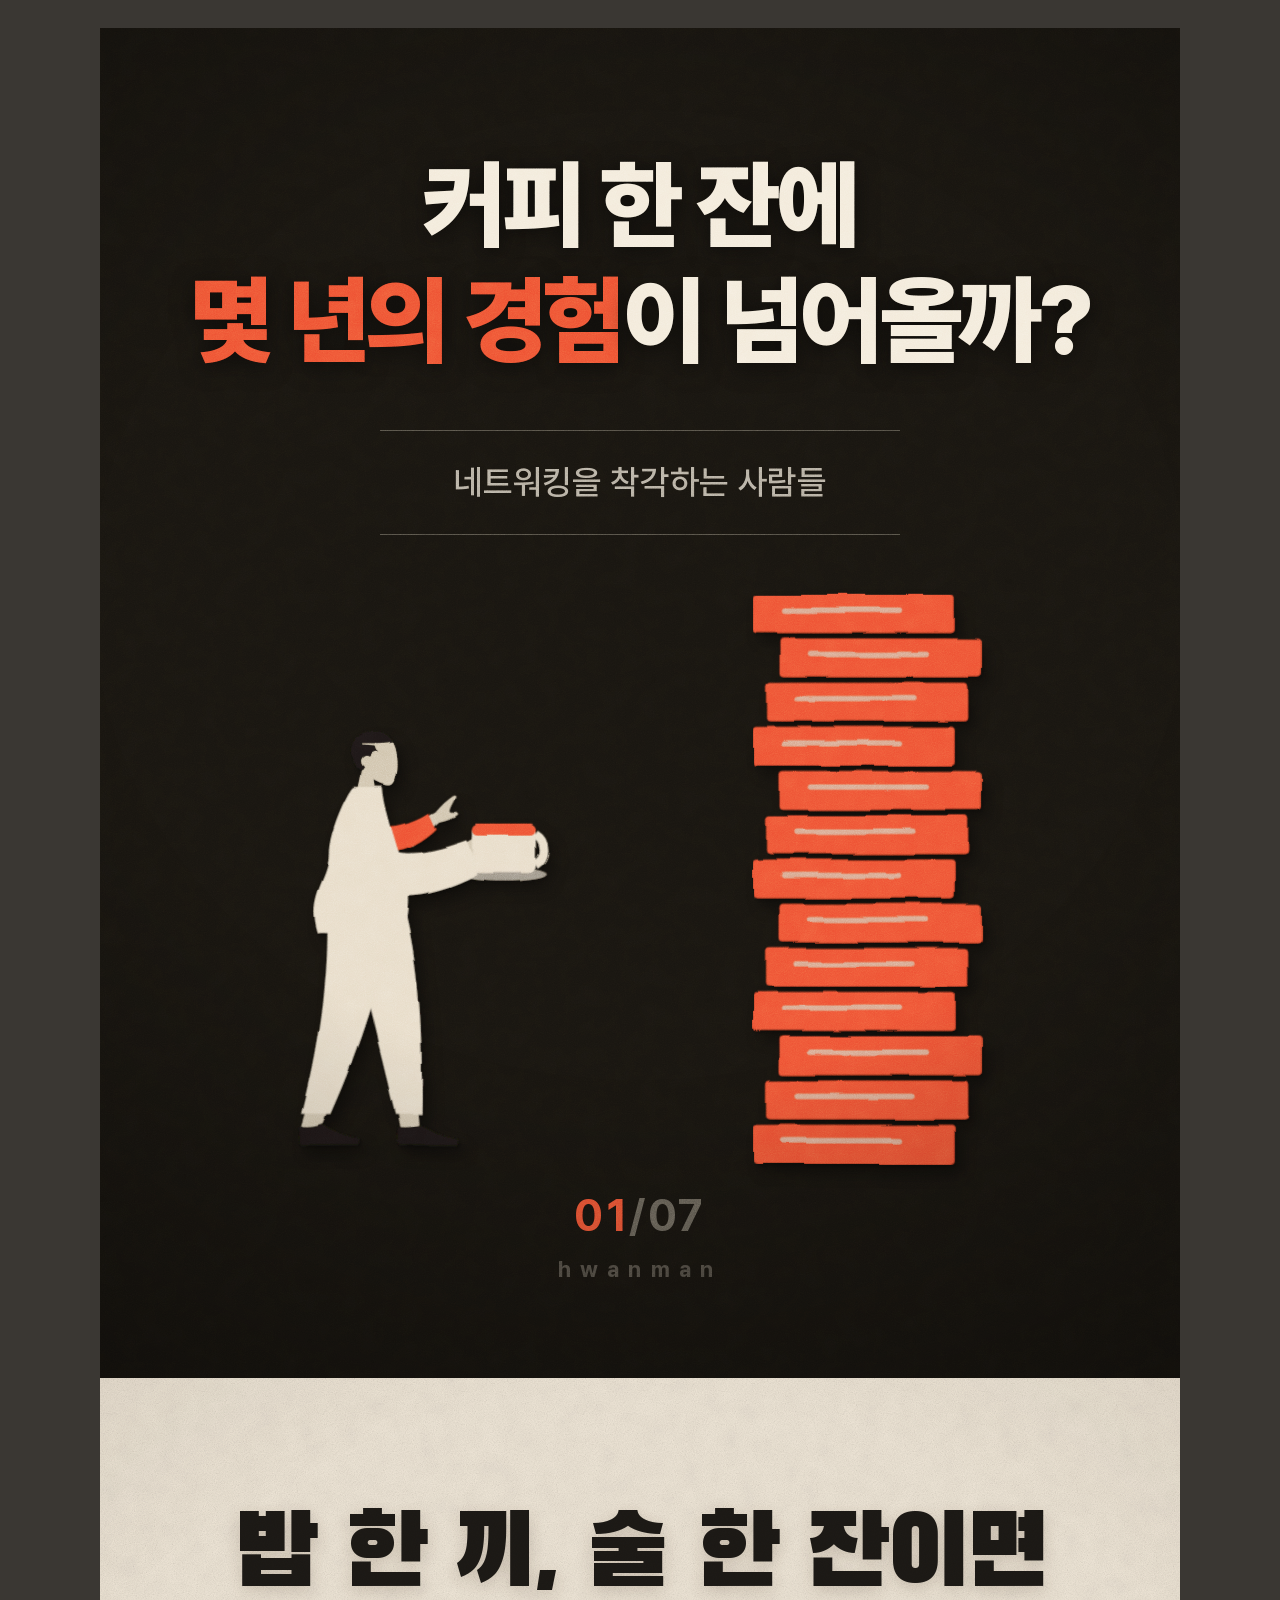
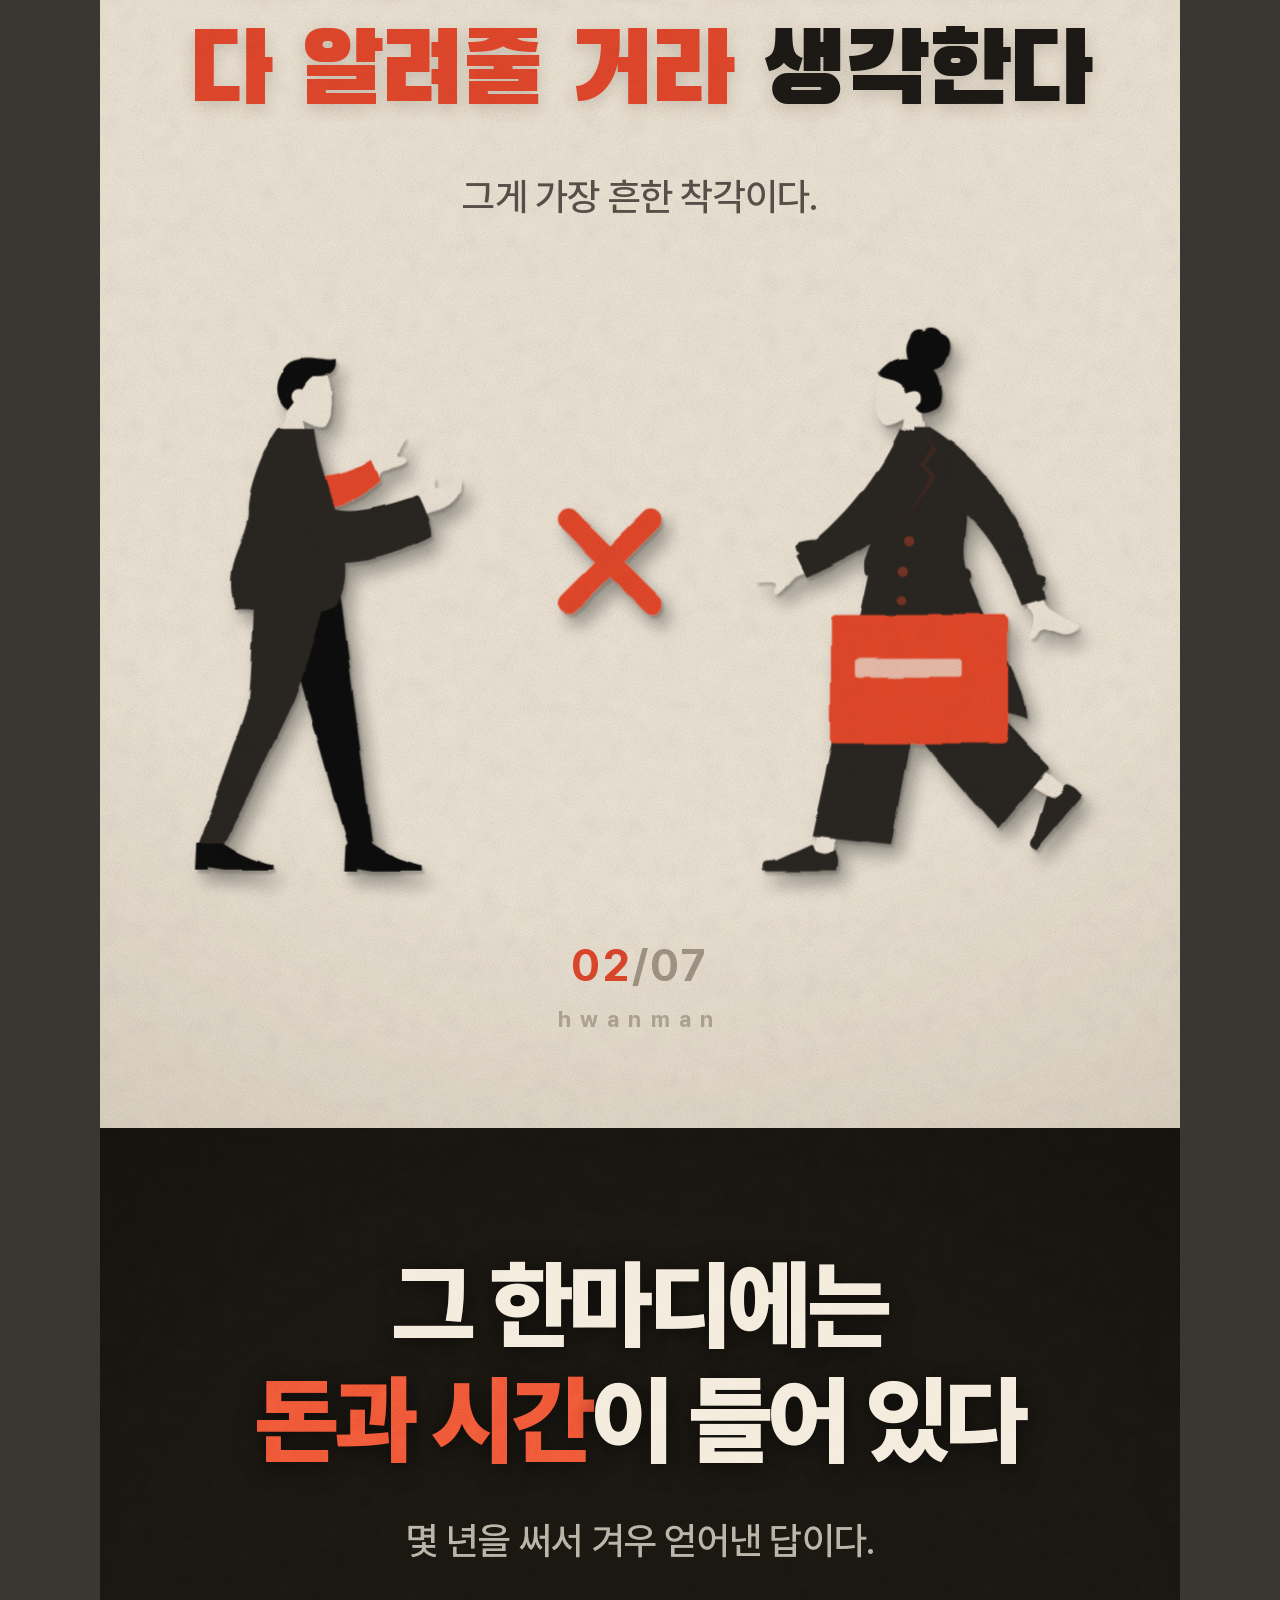
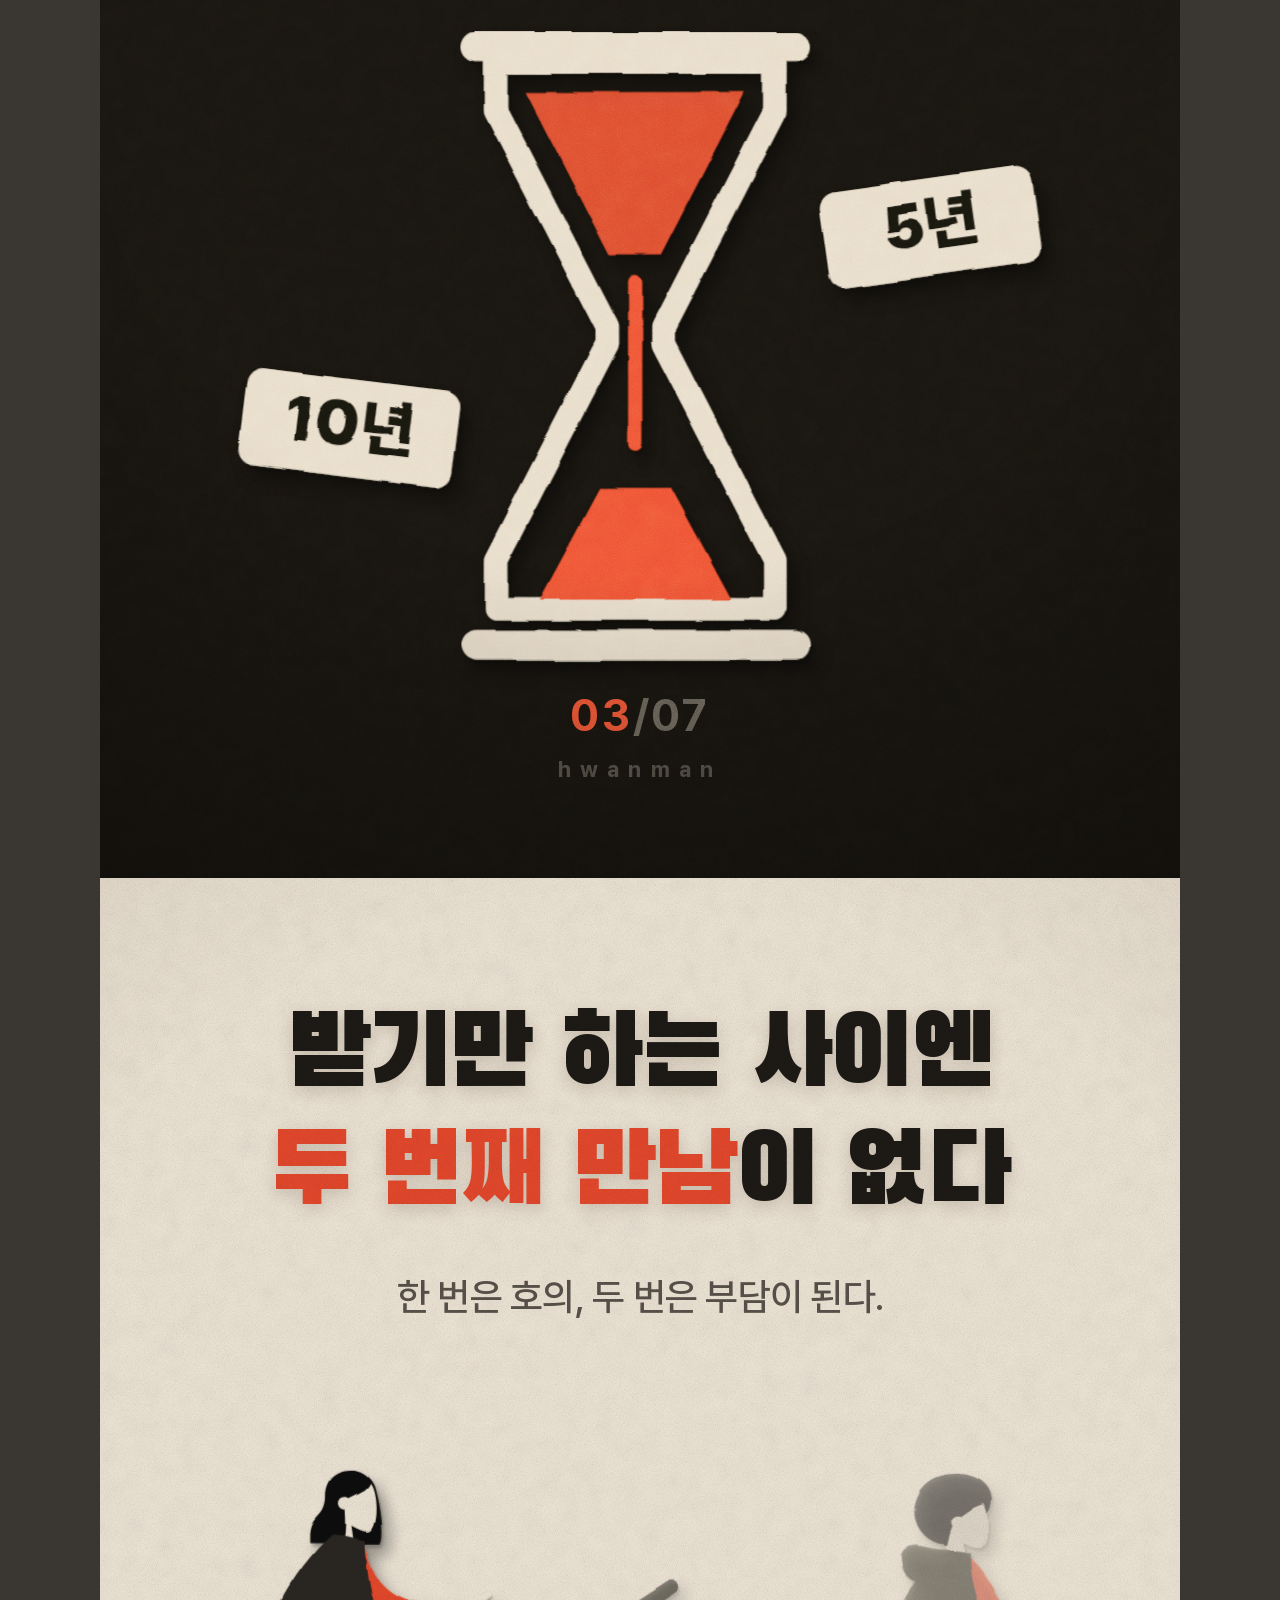
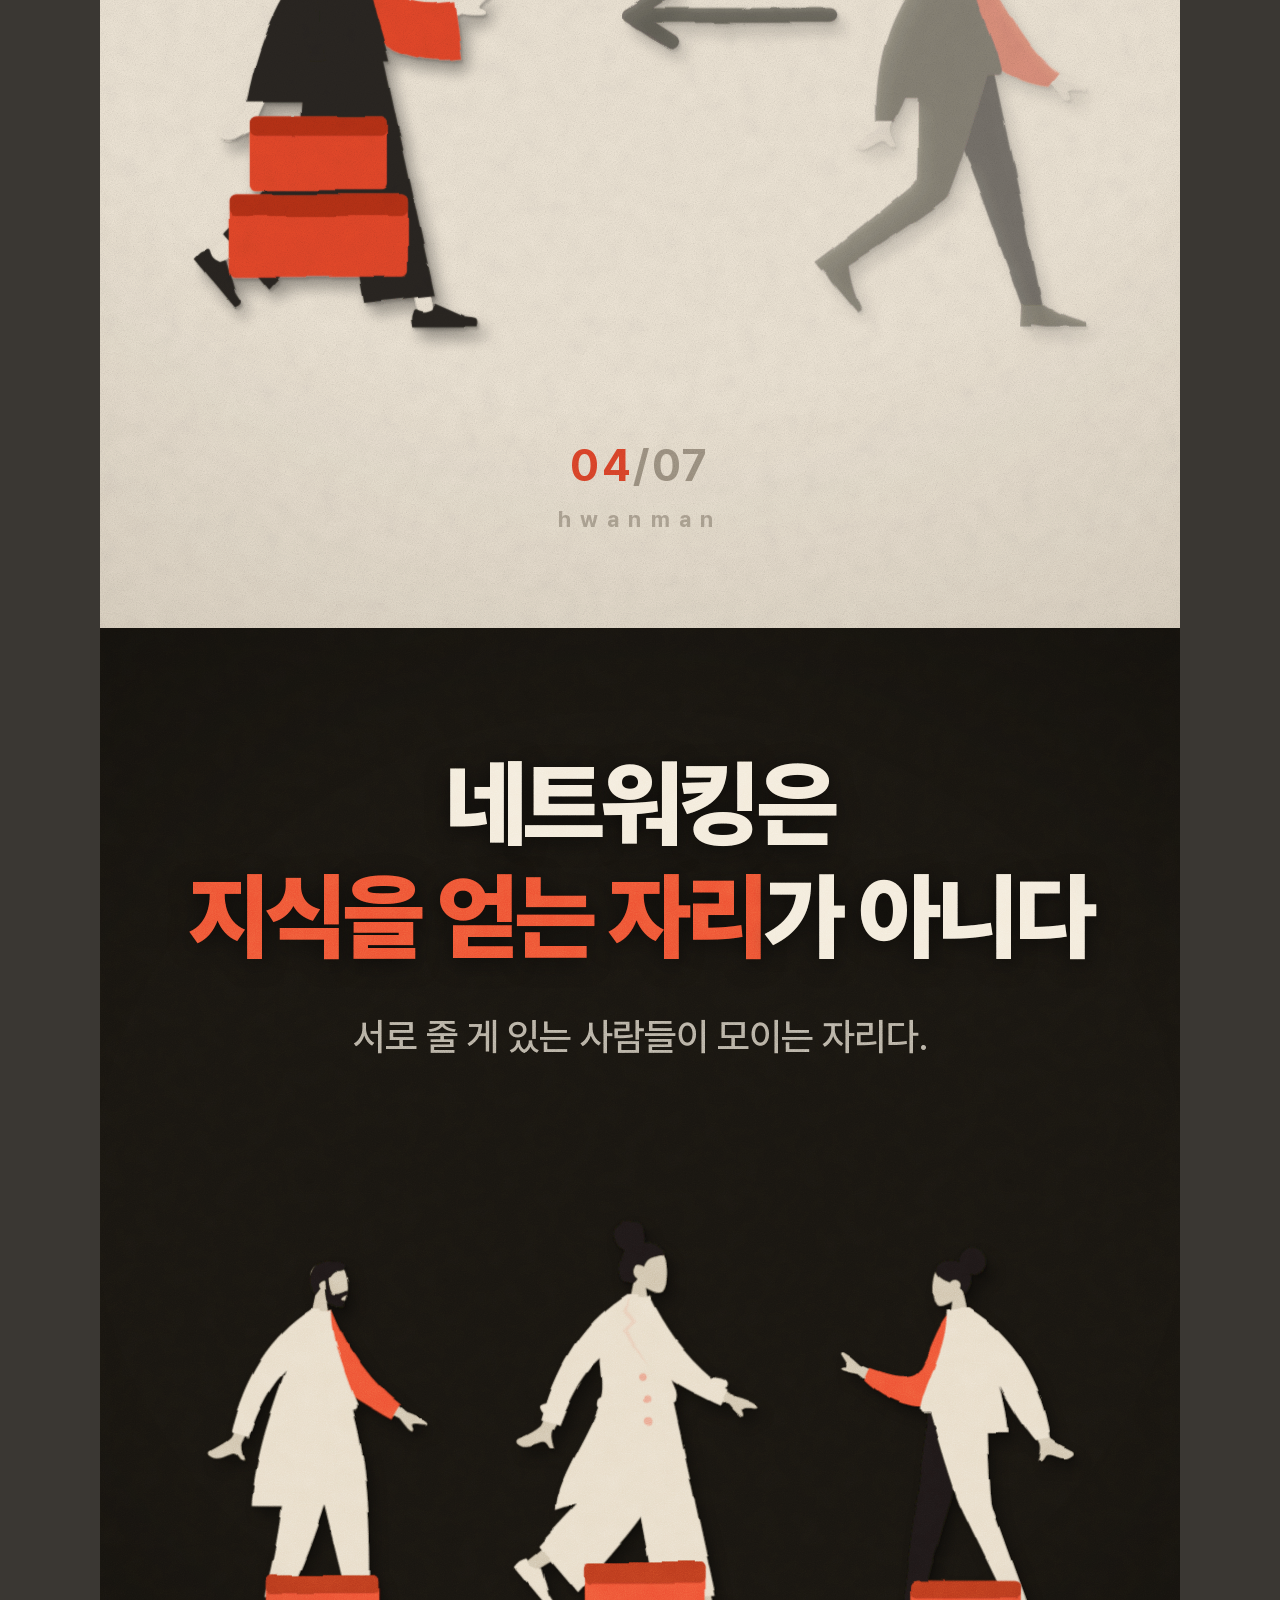
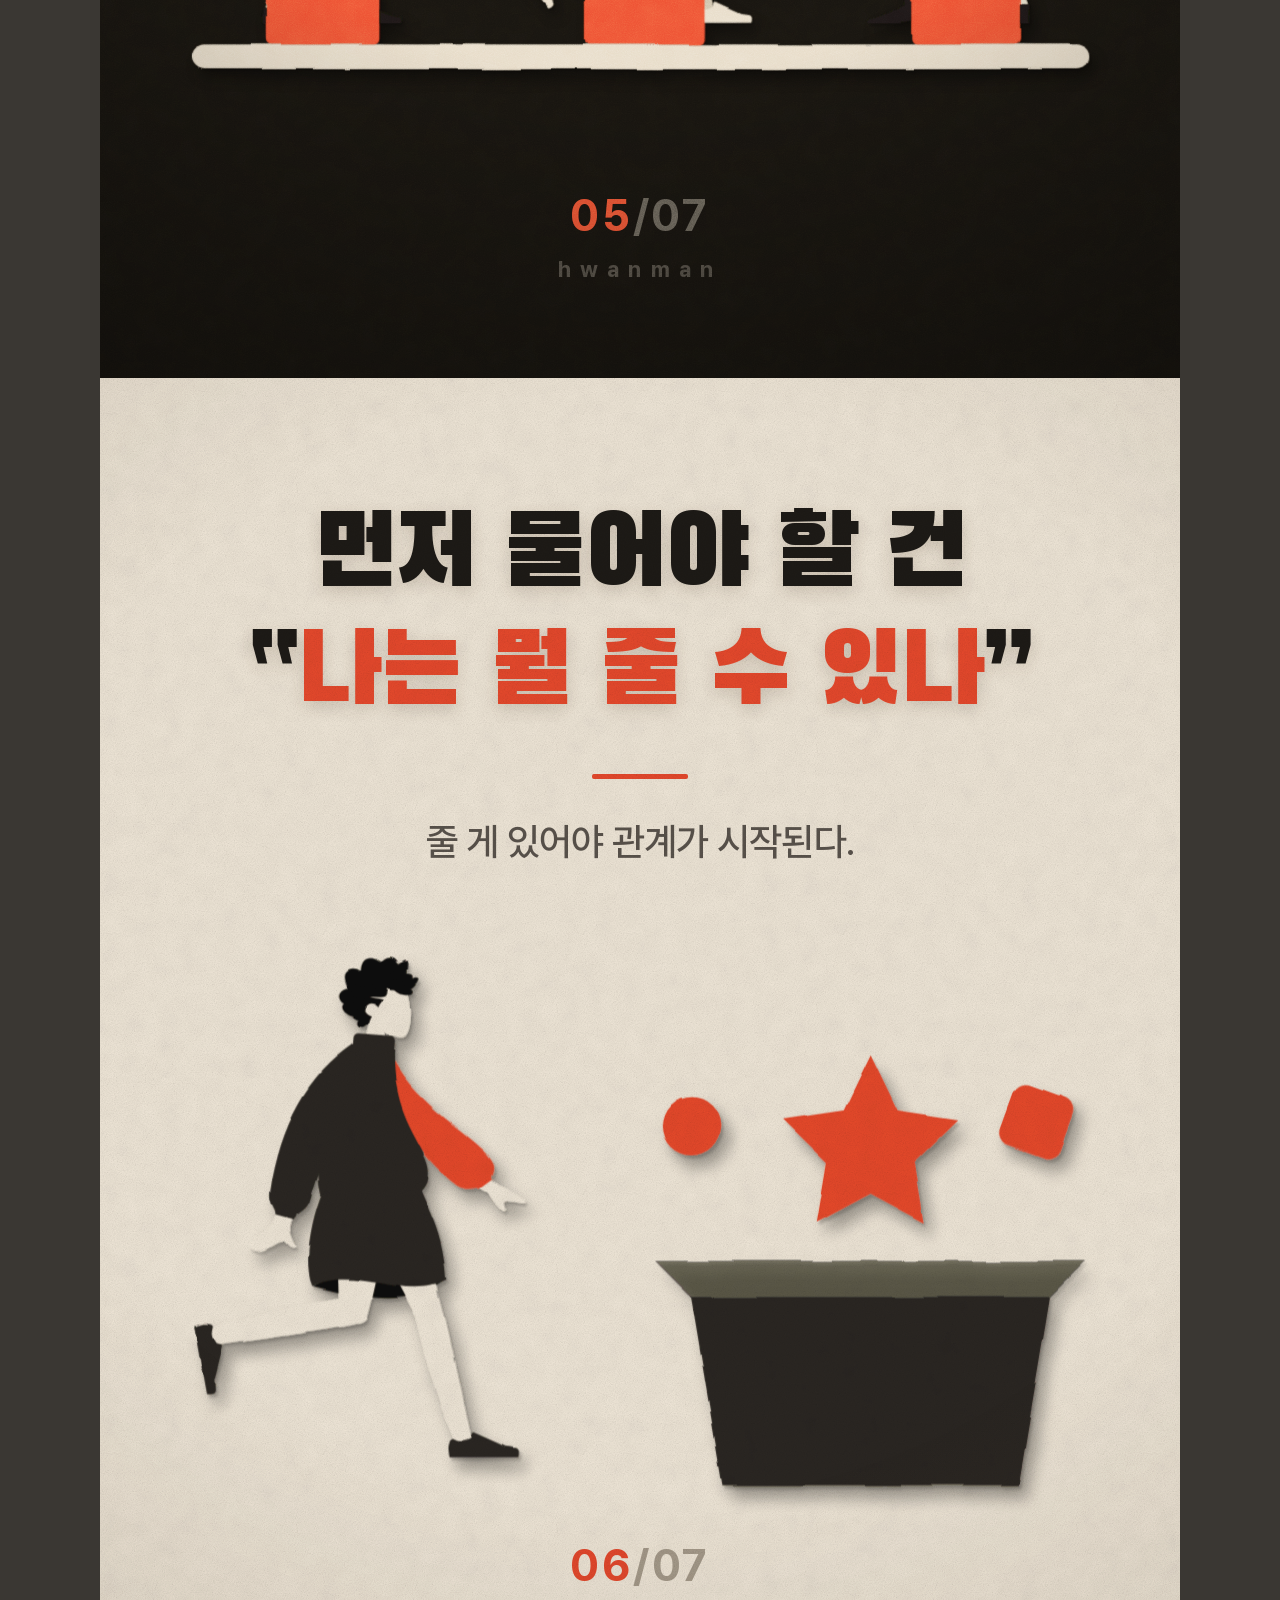
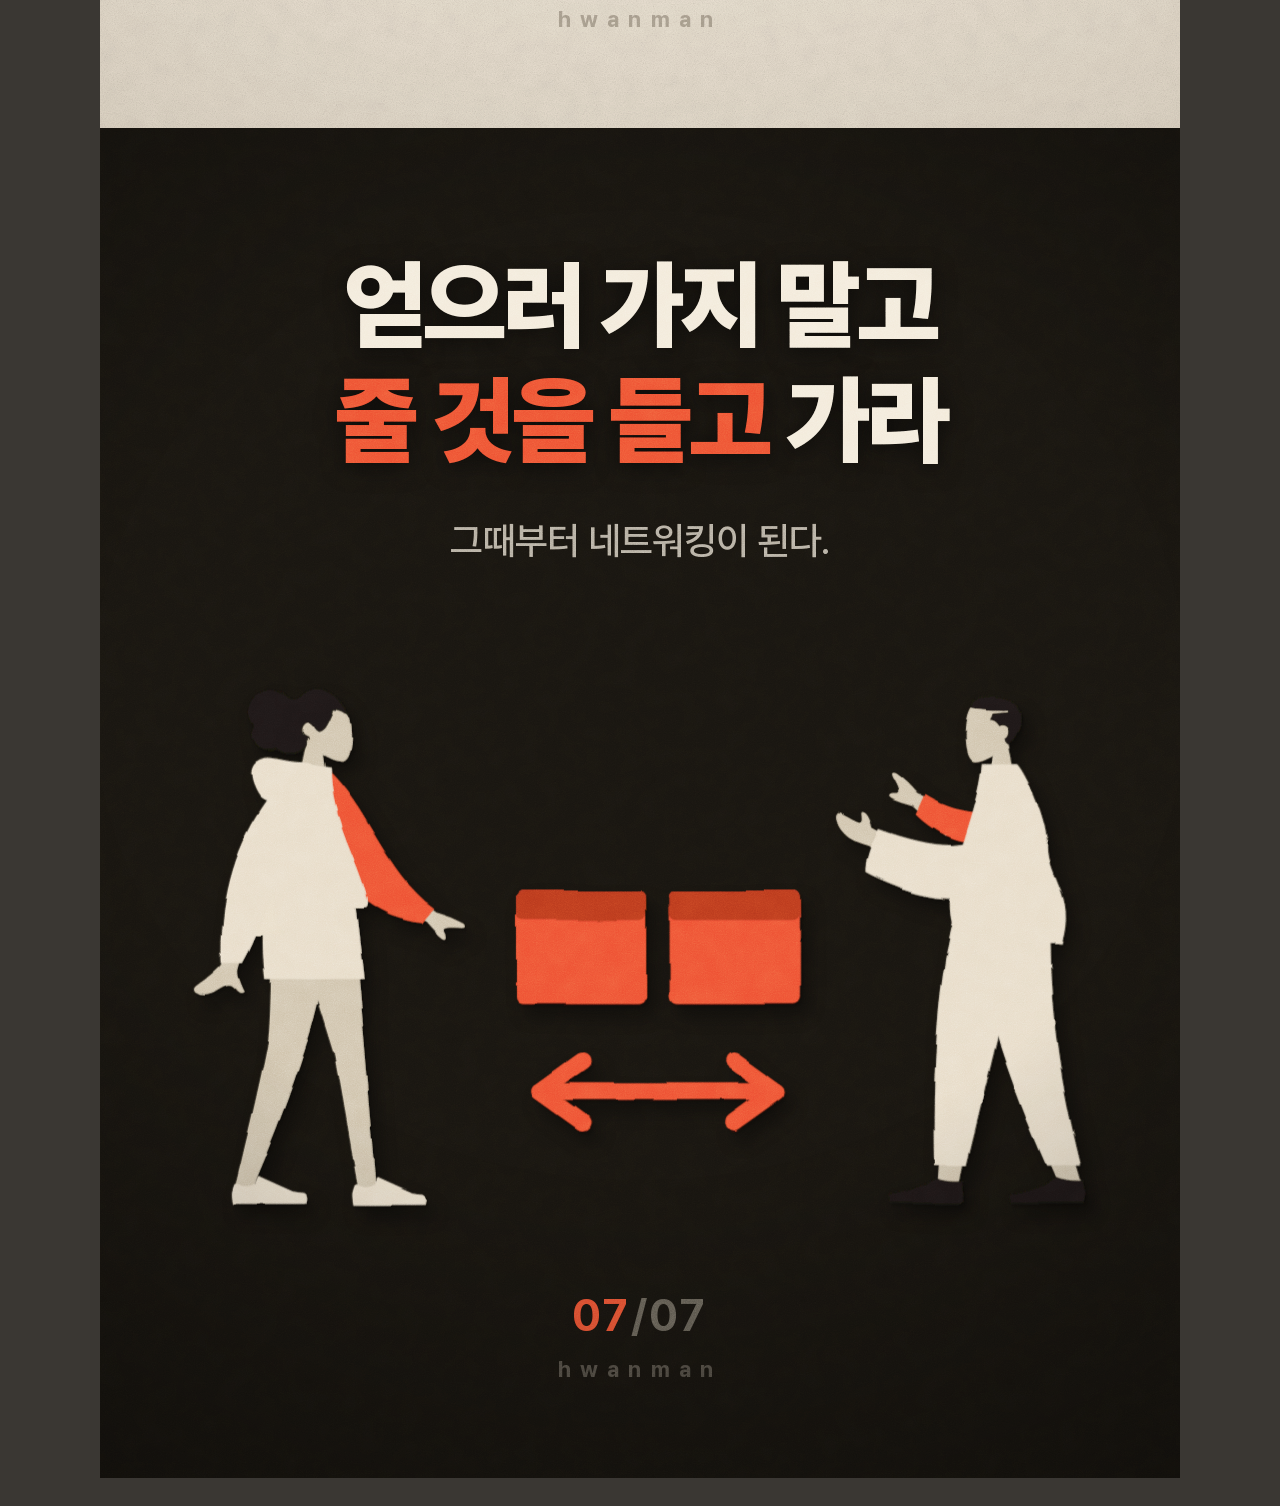
<file: cardnews/index.html>
<!DOCTYPE html>
<html lang="ko">
<head>
<meta charset="UTF-8" />
<title>카드뉴스 템플릿 — 위코컴퍼니</title>
<link rel="stylesheet" href="style.css" />
</head>
<body>
<main id="stage"></main>

<script src="figures.js"></script>
<script src="art.js"></script>
<script>
  /* ?set=networking 처럼 원고 파일을 갈아끼운다 (기본: networking) */
  (function () {
    const name = new URLSearchParams(location.search).get('set') || 'networking';
    document.write('<script src="sets/' + name + '.js"><\/script>');
  })();
</script>
<script src="app.js" defer></script>
</body>
</html>
</file>
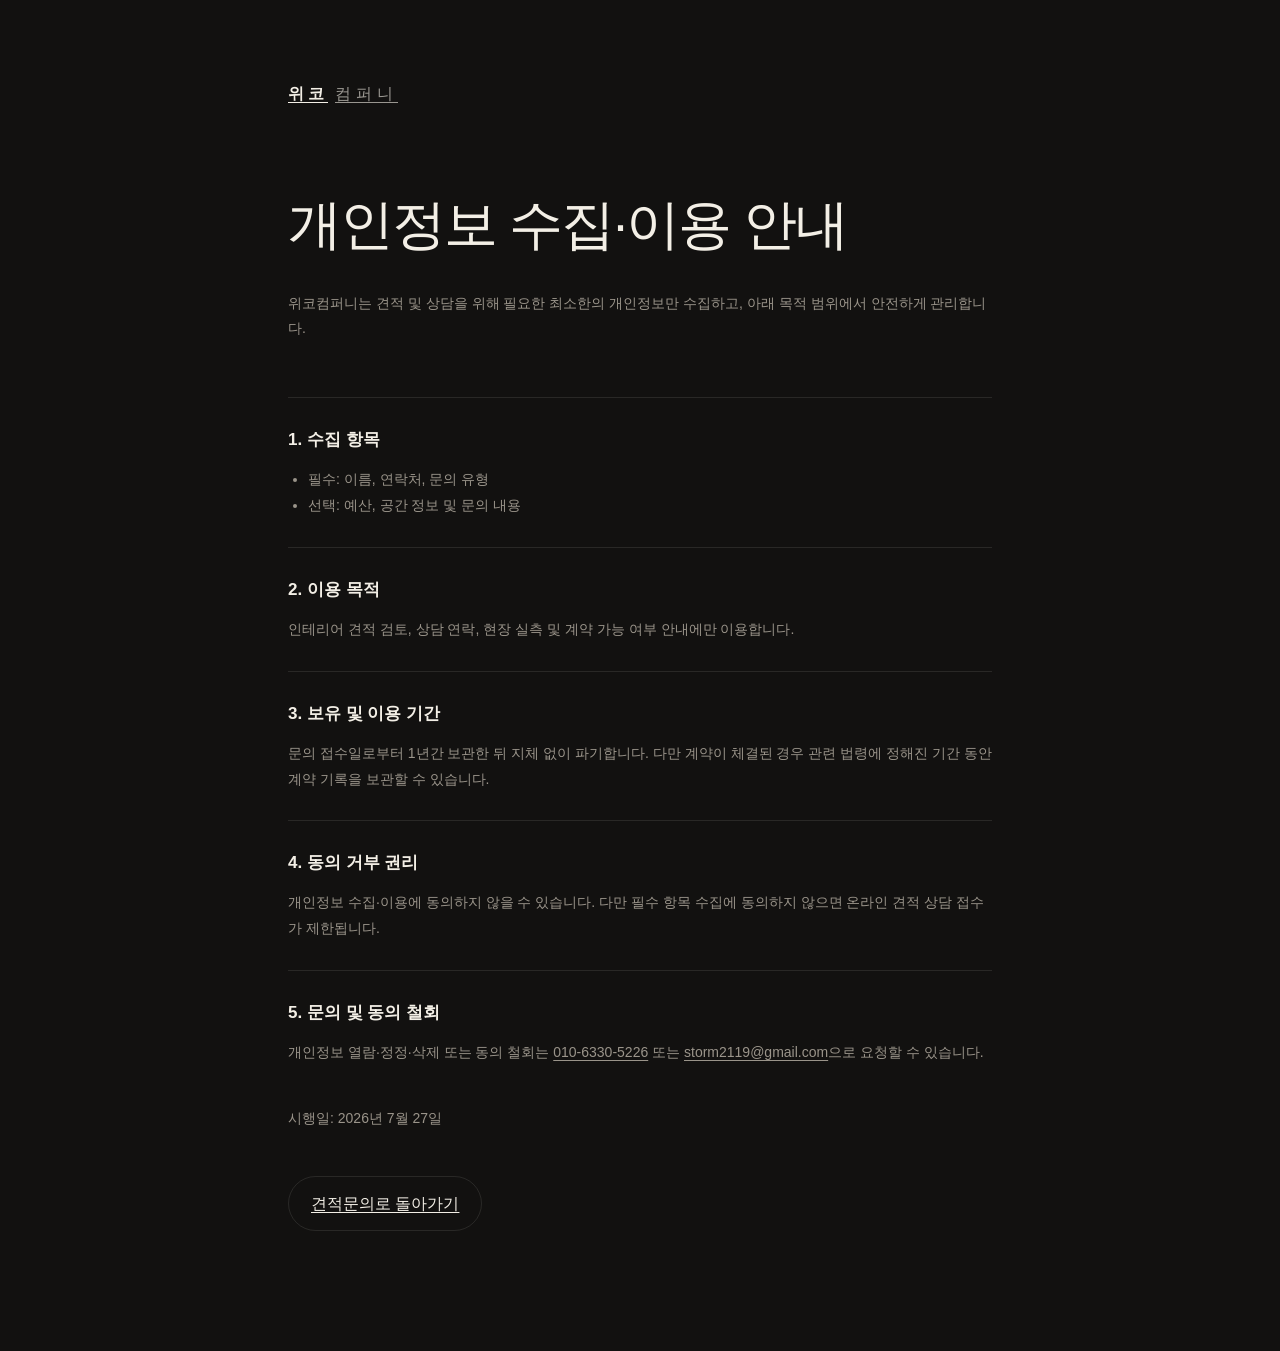
<file: privacy.html>
<!DOCTYPE html>
<html lang="ko">
<head>
  <meta charset="UTF-8" />
  <meta name="viewport" content="width=device-width, initial-scale=1.0" />
  <meta name="robots" content="noindex,follow" />
  <title>개인정보 수집·이용 안내 — 위코컴퍼니</title>
  <link rel="stylesheet" href="styles.css?v=95" />
  <style>
    .privacy-page{max-width:760px;margin:0 auto;padding:80px 28px 120px;}
    .privacy-page .brand{display:inline-block;margin-bottom:72px;}
    .privacy-page h1{font-size:clamp(32px,7vw,54px);font-weight:400;letter-spacing:-2px;margin-bottom:20px;}
    .privacy-page .lead{color:var(--dim);line-height:1.8;margin-bottom:56px;}
    .privacy-page section{padding:28px 0;border-top:1px solid var(--line);}
    .privacy-page h2{font-size:17px;margin-bottom:12px;}
    .privacy-page p,.privacy-page li{color:var(--dim);font-size:14px;line-height:1.85;}
    .privacy-page ul{padding-left:20px;}
    .privacy-page a{text-decoration:underline;text-underline-offset:3px;}
    .privacy-back{display:inline-flex;margin-top:44px;padding:13px 22px;border:1px solid var(--line);border-radius:999px;}
  </style>
</head>
<body>
  <main class="privacy-page">
    <a class="brand" href="index.html">위코<span>컴퍼니</span></a>
    <h1>개인정보 수집·이용 안내</h1>
    <p class="lead">위코컴퍼니는 견적 및 상담을 위해 필요한 최소한의 개인정보만 수집하고, 아래 목적 범위에서 안전하게 관리합니다.</p>

    <section>
      <h2>1. 수집 항목</h2>
      <ul>
        <li>필수: 이름, 연락처, 문의 유형</li>
        <li>선택: 예산, 공간 정보 및 문의 내용</li>
      </ul>
    </section>
    <section>
      <h2>2. 이용 목적</h2>
      <p>인테리어 견적 검토, 상담 연락, 현장 실측 및 계약 가능 여부 안내에만 이용합니다.</p>
    </section>
    <section>
      <h2>3. 보유 및 이용 기간</h2>
      <p>문의 접수일로부터 1년간 보관한 뒤 지체 없이 파기합니다. 다만 계약이 체결된 경우 관련 법령에 정해진 기간 동안 계약 기록을 보관할 수 있습니다.</p>
    </section>
    <section>
      <h2>4. 동의 거부 권리</h2>
      <p>개인정보 수집·이용에 동의하지 않을 수 있습니다. 다만 필수 항목 수집에 동의하지 않으면 온라인 견적 상담 접수가 제한됩니다.</p>
    </section>
    <section>
      <h2>5. 문의 및 동의 철회</h2>
      <p>개인정보 열람·정정·삭제 또는 동의 철회는 <a href="tel:010-6330-5226">010-6330-5226</a> 또는 <a href="mailto:storm2119@gmail.com">storm2119@gmail.com</a>으로 요청할 수 있습니다.</p>
    </section>
    <p class="form-privacy">시행일: 2026년 7월 27일</p>
    <a class="privacy-back" href="index.html#contact">견적문의로 돌아가기</a>
  </main>
</body>
</html>
</file>
<file: cardnews/style.css>
/* ===================================================================
   카드뉴스 템플릿 — 인스타 캐러셀 (1080 x 1350)
   다크/크림 교차 · 종이 그레인 · 버밀리언 포인트
   =================================================================== */

@font-face{font-family:'PT';src:url('fonts/Pretendard-Black.subset.woff2') format('woff2');font-weight:900;font-display:block;}
@font-face{font-family:'PT';src:url('fonts/Pretendard-Bold.subset.woff2') format('woff2');font-weight:700;font-display:block;}
@font-face{font-family:'PT';src:url('fonts/Pretendard-Medium.subset.woff2') format('woff2');font-weight:500;font-display:block;}
@font-face{font-family:'PT';src:url('fonts/Pretendard-Regular.subset.woff2') format('woff2');font-weight:400;font-display:block;}
@font-face{font-family:'BHS';src:url('fonts/BlackHanSans.subset.woff2') format('woff2');font-weight:400;font-display:block;}
@font-face{font-family:'ANTON';src:url('fonts/Anton.woff2') format('woff2');font-weight:400;font-display:block;}

*{margin:0;padding:0;box-sizing:border-box;}

body{
  background:#3a3733;
  display:flex;flex-direction:column;align-items:center;gap:28px;
  padding:28px 0;
  font-family:'PT',sans-serif;
  -webkit-font-smoothing:antialiased;
}

/* ── 카드 캔버스 ───────────────────────────────────────────────── */
.card{
  position:relative;
  width:1080px;height:1350px;
  overflow:hidden;
  flex:none;
  isolation:isolate;
}

.card[data-theme="dark"]{
  --bg:#17140f;
  --ink:#f3ead9;
  --sub:rgba(243,234,217,.70);
  --red:#ee4f31;
  --dim:rgba(243,234,217,.34);
  --line:rgba(243,234,217,.26);
  --paper:#e7dbc6;      /* 일러스트 밝은 면 */
  --paper-sh:#c9bda6;   /* 일러스트 밝은 면 그림자 */
  --coal:#0f0d0a;
  --red-sh:#b8371f;
  --figure:#e7dbc6;       /* 배경 위에서 읽히는 실루엣 색 */
  --figure-skin:#cfc2aa;
  --figure-hair:#1a1712;
  background:var(--bg);
}

.card[data-theme="cream"]{
  --bg:#f1e8d9;
  --ink:#1d1a16;
  --sub:#5a534c;
  --red:#e8492c;
  --dim:#a79c8c;
  --line:rgba(29,26,22,.28);
  --paper:#d8c9a9;
  --paper-sh:#b6a684;
  --coal:#2a2621;
  --red-sh:#bb3319;
  --figure:#2a2621;
  --figure-skin:#f1e8d9;
  --figure-hair:#0f0d0a;
  background:var(--bg);
}

/* ── 종이 질감 ─────────────────────────────────────────────────── */
.grain,.fiber,.vignette{position:absolute;inset:0;pointer-events:none;}

.grain{
  background-image:url("data:image/svg+xml,%3Csvg xmlns='http://www.w3.org/2000/svg' width='260' height='260'%3E%3Cfilter id='n'%3E%3CfeTurbulence type='fractalNoise' baseFrequency='0.9' numOctaves='4' stitchTiles='stitch'/%3E%3CfeColorMatrix type='saturate' values='0'/%3E%3C/filter%3E%3Crect width='260' height='260' filter='url(%23n)'/%3E%3C/svg%3E");
  background-size:260px 260px;
  z-index:5;
}
.card[data-theme="dark"] .grain{opacity:.42;mix-blend-mode:overlay;}
.card[data-theme="cream"] .grain{opacity:.30;mix-blend-mode:multiply;}

/* 굵은 종이 섬유결 */
.fiber{
  background-image:url("data:image/svg+xml,%3Csvg xmlns='http://www.w3.org/2000/svg' width='700' height='700'%3E%3Cfilter id='f'%3E%3CfeTurbulence type='fractalNoise' baseFrequency='0.05' numOctaves='5' stitchTiles='stitch'/%3E%3CfeColorMatrix type='saturate' values='0'/%3E%3C/filter%3E%3Crect width='700' height='700' filter='url(%23f)'/%3E%3C/svg%3E");
  background-size:700px 700px;
  z-index:4;
}
.card[data-theme="dark"] .fiber{opacity:.20;mix-blend-mode:overlay;}
.card[data-theme="cream"] .fiber{opacity:.10;mix-blend-mode:multiply;}

.vignette{z-index:6;}
.card[data-theme="dark"] .vignette{
  background:radial-gradient(120% 85% at 50% 42%,rgba(0,0,0,0) 42%,rgba(0,0,0,.45) 100%);
}
.card[data-theme="cream"] .vignette{
  background:radial-gradient(120% 85% at 50% 42%,rgba(0,0,0,0) 48%,rgba(70,55,35,.16) 100%);
}

/* ── 레이아웃 ─────────────────────────────────────────────────── */
.inner{
  position:relative;z-index:3;
  width:100%;height:100%;
  display:flex;flex-direction:column;align-items:center;
  padding:120px 76px 96px;
  text-align:center;
}

.head{width:100%;flex:none;}

h1{
  font-weight:900;
  font-size:96px;
  line-height:1.20;
  letter-spacing:-.035em;
  color:var(--ink);
  word-break:keep-all;
}
.card[data-theme="cream"] h1{
  font-family:'BHS',sans-serif;
  font-weight:400;
  font-size:100px;
  letter-spacing:-.02em;
  line-height:1.18;
  text-shadow:0 5px 16px rgba(70,50,26,.18);
}
.card[data-theme="dark"] h1{
  text-shadow:0 4px 22px rgba(0,0,0,.55);
}
h1 .ln{display:block;white-space:nowrap;}

/* 영문 원고 : 라틴 전용 디스플레이 폰트로 교체 */
.card[data-lang="en"] h1{letter-spacing:-.02em;}
.card[data-lang="en"][data-theme="cream"] h1{
  font-family:'ANTON',sans-serif;
  letter-spacing:.004em;
  line-height:1.1;
}
.card[data-lang="en"] .sub{letter-spacing:0;}
h1 em{font-style:normal;color:var(--red);}

/* 서브카피 */
.sub{
  font-weight:500;
  font-size:38px;
  line-height:1.5;
  letter-spacing:-.02em;
  color:var(--sub);
  word-break:keep-all;
}

/* 커버용: 위아래 헤어라인 사이에 서브카피 */
.rule-block{
  margin-top:52px;
  display:flex;flex-direction:column;align-items:center;gap:26px;
}
.rule-block .bar{width:520px;height:1px;background:var(--line);}
.rule-block .sub{font-size:34px;letter-spacing:.02em;}

/* 일반형: 서브카피만 */
.sub-only{margin-top:34px;}

/* 짧은 빨강 밑줄 (강조 변형) */
.tick{width:96px;height:5px;background:var(--red);margin:40px auto 0;border-radius:2px;}

/* ── 인용문 목록 ───────────────────────────────────────────────── */
.qs{
  flex:1;
  display:flex;flex-direction:column;justify-content:center;gap:34px;
  width:100%;list-style:none;
  padding:30px 0 20px;
}
.qs li{
  font-weight:700;
  font-size:50px;
  line-height:1.3;
  letter-spacing:-.03em;
  color:var(--ink);
  word-break:keep-all;
  opacity:.92;
}
.qs li:nth-child(even){color:var(--red);}

/* ── 일러스트 영역 ─────────────────────────────────────────────── */
.art{
  flex:1;
  width:100%;
  display:flex;align-items:center;justify-content:center;
  padding:44px 0 10px;
  min-height:0;
}
.art svg{width:100%;height:100%;max-height:100%;overflow:visible;}

/* ── 페이지 인디케이터 ─────────────────────────────────────────── */
.page{
  flex:none;
  font-weight:700;font-size:44px;letter-spacing:.06em;
  color:var(--dim);
}
.page b{color:var(--red);font-weight:700;}

/* 하단 워드마크 */
.brand{
  flex:none;margin-top:14px;
  font-weight:700;font-size:22px;letter-spacing:.42em;
  color:var(--dim);opacity:.75;
  text-transform:lowercase;
}

/* 마지막 카드 브랜드 서명 */
.sign{
  flex:none;margin-top:20px;
  font-weight:500;font-size:26px;letter-spacing:.34em;
  color:var(--dim);
}
</file>
<file: styles.css>
/* ===== WECO COMPANY — Spatial Brand System ===== */
/* 공간 디자인 스튜디오의 태도를 보여주는 에디토리얼 브랜드 UI */
:root{
  --ink:#f3efe6;        /* 밝은 텍스트(아이보리) */
  --dim:#9a948a;        /* 흐린 텍스트 */
  --faint:#6a655c;      /* 가장 흐림 */
  --bg:#121110;         /* 차콜 배경 */
  --bg-soft:#191714;    /* 살짝 밝은 다크 */
  --panel:#1d1b18;      /* 카드 패널 */
  --line:rgba(243,239,230,.10);  /* 옅은 라인 */
  --dark:#0c0b0a;       /* 가장 어두운(푸터) */
  --accent:#ffffff;     /* 흰색 (흑백 단색) */
  --accent-deep:#e0e0db;/* 옅은 회색 (hover) */
  --terra:#ffffff;      /* (미사용) */
  --serif:'Lora',Georgia,serif;
  --label:'Poppins',Arial,sans-serif;
  --radius:4px;
  --maxw:1180px;
}
*{margin:0;padding:0;box-sizing:border-box;}
html{scroll-behavior:smooth;}
body{
  font-family:'Pretendard',-apple-system,BlinkMacSystemFont,'Segoe UI',sans-serif;
  background:var(--bg);color:var(--ink);
  font-size:16px;line-height:1.7;
  -webkit-font-smoothing:antialiased;
}
a{color:inherit;text-decoration:none;}
img{max-width:100%;display:block;}
.container{max-width:var(--maxw);margin:0 auto;padding:0 28px;}
.m-only{display:none;}
.hidden{display:none !important;}

/* ===== 인트로 리빌 (LIVE ME식 도입) ===== */
.intro{position:fixed;inset:0;z-index:300;background:var(--bg);
  display:flex;flex-direction:column;align-items:center;justify-content:center;gap:26px;
  transition:opacity .8s ease,visibility .8s ease;}
.intro.done{opacity:0;visibility:hidden;}
.intro-mark{font-size:clamp(20px,5vw,30px);font-weight:800;letter-spacing:5px;color:var(--ink);
  opacity:0;transform:translateY(8px);animation:intro-in 1s ease forwards;}
.intro-mark span{font-weight:300;margin-left:8px;letter-spacing:6px;opacity:.55;}
.intro-line{width:64px;height:1px;background:var(--line);position:relative;overflow:hidden;}
.intro-line i{position:absolute;inset:0;background:var(--accent);transform:translateX(-101%);
  animation:intro-bar 1.5s .35s cubic-bezier(.7,0,.3,1) forwards;}
@keyframes intro-in{to{opacity:1;transform:none;}}
@keyframes intro-bar{to{transform:translateX(0);}}
html.no-intro .intro{display:none;}

/* ===== 버튼 — Claude 알약형 ===== */
.btn{display:inline-flex;align-items:center;justify-content:center;gap:8px;
  padding:13px 28px;border-radius:999px;font-size:14px;font-weight:600;letter-spacing:.5px;
  border:1px solid transparent;cursor:pointer;transition:all .25s;}
.btn-accent{background:var(--accent);color:#16120a;}
.btn-accent:hover{background:var(--accent-deep);transform:translateY(-1px);}
.btn-ink{background:var(--ink);color:var(--bg);}
.btn-ink:hover{background:#000;transform:translateY(-1px);}
.btn-outline{background:transparent;border-color:var(--ink);color:var(--ink);}
.btn-outline:hover{background:var(--ink);color:var(--bg);}
.btn-lg{padding:17px 40px;font-size:15px;}
.btn-block{width:100%;}
.btn:disabled{opacity:.5;cursor:not-allowed;transform:none;}

/* ===== 상단바 — 크림 고정 ===== */
.topbar{position:fixed;top:0;left:0;right:0;z-index:100;
  background:rgba(16,15,14,.82);backdrop-filter:blur(14px);-webkit-backdrop-filter:blur(14px);border-bottom:1px solid transparent;
  transition:border-color .3s;}
.topbar.scrolled{border-bottom-color:var(--line);}
.topbar-inner{display:flex;align-items:center;height:74px;position:relative;}
.brand{font-weight:800;letter-spacing:4px;white-space:nowrap;}
.topbar .brand{position:absolute;left:50%;top:50%;transform:translate(-50%,-50%);
  font-size:15px;color:var(--ink);}
.brand span{font-weight:300;margin-left:7px;letter-spacing:5px;opacity:.6;}
.gnb{display:flex;gap:30px;margin-left:auto;}
.gnb a{font-family:var(--label);font-size:11px;font-weight:500;letter-spacing:2px;
  white-space:nowrap;color:var(--dim);transition:color .2s;}
.gnb a:hover{color:var(--ink);}
.topbar-cta{display:none;}
.menu-toggle{display:none;background:none;border:none;cursor:pointer;width:44px;height:44px;
  flex-direction:column;justify-content:center;align-items:center;gap:5px;}
.menu-toggle span{display:block;width:22px;height:2px;background:var(--ink);}
.menu-toggle:focus-visible,.pv-close:focus-visible,.type-cards button:focus-visible,.send-btn:focus-visible{
  outline:2px solid var(--accent);outline-offset:3px;}

/* ===== 히어로 — 풀스크린 무빙 배경 ===== */
.hero{position:relative;min-height:100vh;display:flex;align-items:center;
  background:var(--dark);color:#fff;text-align:center;overflow:hidden;}
.hero-video{position:absolute;inset:0;overflow:hidden;background:#0b0a09;}
#heroCanvas{position:absolute;inset:0;width:100%;height:100%;display:block;}
.hero-video img,.hero-video video{position:absolute;inset:0;width:100%;height:100%;object-fit:cover;}
.hero-video video{opacity:0;transition:opacity 1.4s ease;}
.hero-video.playing video{opacity:1;}
/* 시네마틱 슬라이드쇼 (켄번즈 줌 + 크로스페이드) */
.hero-slide{opacity:0;transition:opacity 1.8s ease-in-out;transform:scale(1.04);will-change:opacity,transform;}
.hero-slide.on{opacity:1;animation:heroKenburns 7s ease-out forwards;}
@keyframes heroKenburns{from{transform:scale(1.04)}to{transform:scale(1.13)}}
.motion-paused .hero-slide.on{animation-play-state:paused;}
@media (prefers-reduced-motion:reduce){.hero-slide{transition:none;}.hero-slide.on{animation:none;transform:none;}}
.hero-veil{position:absolute;inset:0;
  background:
    radial-gradient(ellipse 80% 60% at 50% 50%, rgba(11,10,9,0) 45%, rgba(11,10,9,.35) 100%),
    linear-gradient(180deg, rgba(11,10,9,.20) 0%, rgba(11,10,9,.10) 45%, rgba(11,10,9,.50) 100%);}
.hero-inner{position:relative;width:100%;padding-top:72px;padding-bottom:40px;}
.hero-eyebrow{font-family:var(--label);font-size:11px;letter-spacing:6px;color:rgba(255,255,255,.6);font-weight:500;margin-bottom:34px;}
.hero-en{font-family:'Pretendard',sans-serif;font-style:normal;font-weight:800;
  font-size:clamp(42px,9vw,86px);line-height:1.1;letter-spacing:-2px;color:#fff;}
.hero-en strong{font-family:'Pretendard',sans-serif;font-style:normal;font-weight:800;letter-spacing:2px;white-space:nowrap;}
.hero-promise{margin-top:26px;font-size:clamp(17px,2.4vw,23px);font-weight:500;letter-spacing:-.3px;color:rgba(255,255,255,.92);text-shadow:0 2px 24px rgba(0,0,0,.45);}
.hero-en{text-shadow:0 4px 40px rgba(0,0,0,.5);}
.hero-eyebrow{text-shadow:0 2px 20px rgba(0,0,0,.4);}
.hero-actions{margin-top:44px;display:flex;gap:14px;flex-wrap:wrap;justify-content:center;}
.btn-cream{background:var(--ink);color:#141413;}
.btn-cream:hover{background:#fff;transform:translateY(-1px);}
.btn-gl{background:transparent;border-color:rgba(255,255,255,.55);color:#fff;}
.btn-gl:hover{border-color:#fff;background:rgba(255,255,255,.1);}

/* ===== 클로드 스파크 마크 (선버스트 SVG) ===== */
.spark{font-style:normal;color:var(--accent);display:inline-flex;align-items:center;}
.spark-svg{display:inline-block;}
.hero-en .spark{vertical-align:super;margin-left:14px;}
.hero-en .spark-svg{width:.42em;height:.42em;}
.footer-tagline .spark{margin-right:10px;vertical-align:middle;}
.footer-tagline .spark-svg{width:.75em;height:.75em;}
@keyframes spark-spin{to{transform:rotate(360deg);}}
.hero-en .spark-svg{animation:spark-spin 14s linear infinite;}
.motion-paused .hero-en .spark-svg{animation-play-state:paused;}

/* ===== CLAUDE STANDARD — 벤토 그리드 ===== */
.bento{display:grid;grid-template-columns:repeat(4,1fr);grid-auto-rows:198px;gap:14px;
  max-width:1040px;margin:0 auto;}
.bento-cell{background:var(--panel);border:1px solid var(--line);border-radius:20px;padding:28px;
  display:flex;flex-direction:column;justify-content:center;align-items:center;text-align:center;
  transition:transform .25s,box-shadow .25s,border-color .25s;}
.bento-cell:hover{transform:translateY(-4px);box-shadow:0 18px 50px -24px rgba(0,0,0,.7);border-color:rgba(255,255,255,.3);}
.cell-philosophy{grid-column:1/3;grid-row:1/3;gap:12px;}
.cell-philosophy .spark-svg{width:32px;height:32px;color:var(--accent);
  animation:spark-spin 16s linear infinite;}
.cell-philosophy h3{font-size:23px;font-weight:800;letter-spacing:-.3px;}
.cell-philosophy p{font-size:14.5px;color:var(--dim);line-height:1.95;}
.cell-num strong{font-size:42px;font-weight:800;letter-spacing:-1px;}
.cell-num p{font-family:var(--label);font-size:10.5px;letter-spacing:2px;color:var(--dim);margin-top:6px;}
.cell-num.accent{background:var(--accent);border-color:var(--accent);color:#16120a;}
.cell-num.accent p{color:rgba(22,18,10,.7);}
.cell-photo{padding:0;overflow:hidden;}
.cell-photo img{width:100%;height:100%;object-fit:cover;transition:transform .6s;}
.cell-photo:hover img{transform:scale(1.05);}
.stats-basis{margin-top:22px;font-size:11px;color:var(--faint);text-align:center;letter-spacing:.5px;}

/* ===== 공통 섹션 ===== */
.section{padding:160px 0;}
.section-alt{background:var(--bg-soft);border-top:1px solid var(--line);border-bottom:1px solid var(--line);}
.section-eyebrow{font-family:var(--label);font-size:10.5px;letter-spacing:5px;color:var(--faint);font-weight:600;margin-bottom:18px;text-align:center;}
.section-title{font-family:var(--serif);font-size:clamp(30px,4vw,44px);font-weight:500;letter-spacing:0;margin-bottom:18px;text-align:center;}
.section-desc{color:var(--dim);font-size:16px;margin-bottom:56px;text-align:center;}
.section-desc strong{color:var(--ink);}
.align-left{text-align:left !important;}

/* ===== 시공사례 — 갤러리 ===== */
.filter-tabs{display:flex;gap:8px 34px;margin:18px 0 56px;flex-wrap:wrap;}
.filter-tabs button{background:transparent;border:none;color:#c9c9c4;
  padding:0;font-size:clamp(22px,2.8vw,32px);font-weight:800;letter-spacing:-.5px;cursor:pointer;
  transition:color .25s;border-radius:0;font-family:inherit;line-height:1.4;}
.filter-tabs button:hover{color:var(--dim);}
.filter-tabs button.active{color:var(--ink);}
.portfolio-grid{display:grid;grid-template-columns:repeat(3,1fr);gap:48px 28px;}
.work{background:transparent;}
.work.hidden{display:none;}
.work-img{aspect-ratio:4/3;display:flex;align-items:center;justify-content:center;position:relative;
  overflow:hidden;border-radius:18px;}
.work-img img{position:absolute;inset:0;width:100%;height:100%;object-fit:cover;
  filter:brightness(.94);transition:transform .8s cubic-bezier(.2,.6,.2,1),filter .4s;}
.work:hover .work-img img{transform:scale(1.05);filter:brightness(1.02);}
.ph-1{background:linear-gradient(150deg,#3a3633,#181614 70%);}
.ph-2{background:linear-gradient(150deg,#2e3236,#141618 70%);}
.ph-3{background:linear-gradient(150deg,#36323a,#161418 70%);}
.ph-4{background:linear-gradient(150deg,#2f3733,#141816 70%);}
.ph-5{background:linear-gradient(150deg,#3a3034,#181416 70%);}
.ph-6{background:linear-gradient(150deg,#343434,#161616 70%);}
.work figcaption{padding:18px 2px 0;text-align:center;}
.work figcaption em{font-family:var(--label);font-style:normal;font-size:9.5px;color:var(--accent);font-weight:600;letter-spacing:3px;}
.work figcaption h3{font-size:15px;font-weight:700;margin:9px 0 6px;line-height:1.5;letter-spacing:1.5px;}
.work figcaption p{font-size:12.5px;color:var(--faint);letter-spacing:.3px;}

/* ===== 문의 ===== */
.contact-wrap{display:grid;grid-template-columns:1fr 1.3fr;gap:64px;align-items:start;}
.contact-info .section-eyebrow,.contact-info .section-title,.contact-info .section-desc{text-align:left;}
.contact-list{list-style:none;margin-top:8px;}
.contact-list li{display:flex;gap:18px;padding:14px 0;border-bottom:1px solid var(--line);font-size:14.5px;}
.contact-list li span{width:72px;flex-shrink:0;color:var(--faint);font-size:12.5px;padding-top:2px;letter-spacing:.5px;}
.contact-list a:hover{text-decoration:underline;}
.no-pressure{margin-top:30px;background:var(--bg-soft);border:1px solid var(--line);padding:22px 24px;}
.no-pressure p{font-size:13.5px;padding:4px 0;color:var(--dim);}
.no-pressure strong{color:var(--ink);}
.contact-form{background:var(--panel);border:1px solid var(--line);padding:40px;border-radius:18px;}
.contact-form label{display:block;font-size:12.5px;font-weight:600;color:var(--dim);margin-bottom:18px;letter-spacing:.5px;}
.contact-form label small{font-weight:400;color:var(--faint);}
.contact-form input,.contact-form select,.contact-form textarea{
  width:100%;margin-top:8px;padding:13px 15px;border-radius:2px;
  background:#0e0d0c;border:1px solid var(--line);color:var(--ink);
  font-size:15px;font-family:inherit;transition:border-color .2s;}
.contact-form input::placeholder,.contact-form textarea::placeholder{color:#5a564e;}
.contact-form input:focus,.contact-form select:focus,.contact-form textarea:focus{
  outline:none;border-color:var(--accent);box-shadow:0 0 0 3px rgba(255,255,255,.16);}
.contact-form select{appearance:none;-webkit-appearance:none;
  background-image:url("data:image/svg+xml,%3Csvg xmlns='http://www.w3.org/2000/svg' width='12' height='8'%3E%3Cpath d='M1 1l5 5 5-5' stroke='%23767672' stroke-width='1.6' fill='none'/%3E%3C/svg%3E");
  background-repeat:no-repeat;background-position:right 15px center;}
.contact-form textarea{resize:vertical;}
.form-row{display:grid;grid-template-columns:1fr 1fr;gap:14px;}
.form-status{margin-top:14px;font-size:13.5px;min-height:20px;}
.form-status.ok{color:#8fd49a;}
.form-status.err{color:#e08a8a;}
.form-privacy{margin-top:12px;font-size:11.5px;color:var(--faint);line-height:1.7;}
.privacy-consent{display:flex !important;align-items:flex-start;gap:10px;margin:18px 0 4px !important;
  font-weight:400 !important;line-height:1.65;letter-spacing:0 !important;}
.privacy-consent input{width:18px !important;height:18px;flex:0 0 18px;margin:2px 0 0 !important;
  padding:0;accent-color:var(--accent);}
.privacy-consent span{display:block;}
.privacy-consent a{color:var(--ink);text-decoration:underline;text-underline-offset:3px;}

/* ===== MESSAGE — 대형 타이포 (LIVE ME식 페이드인) ===== */
.message{background:var(--bg);padding:180px 0;}
.msg-cap{font-family:var(--label);font-size:10px;letter-spacing:5px;color:var(--faint);
  font-weight:600;margin-bottom:44px;}
.msg-big{font-weight:300;line-height:1.55;letter-spacing:-.5px;font-size:clamp(30px,7.5vw,58px);}
.msg-big span{display:block;opacity:.12;transform:translateY(10px);
  transition:opacity .9s ease,transform .9s ease;color:var(--ink);}
.msg-big span.in{opacity:1;transform:none;}
.msg-ask{margin-top:34px;font-size:clamp(18px,4.4vw,30px);font-weight:500;color:var(--dim) !important;}
.msg-ask.in{color:var(--ink) !important;}

/* ===== HISTORY — 시공 타임라인 (모바일 우선) ===== */
.history{list-style:none;position:relative;padding-left:30px;}
.history::before{content:'';position:absolute;left:7px;top:6px;bottom:6px;width:2px;background:var(--line);}
.hist-item{position:relative;margin-bottom:40px;}
.hist-item:last-child{margin-bottom:0;}
.hist-no{position:absolute;left:-30px;top:2px;width:16px;height:16px;border-radius:50%;
  background:var(--bg);border:2px solid var(--accent);display:flex;align-items:center;justify-content:center;z-index:1;}
.hist-no span{display:none;}
.hist-item.hist-next .hist-no{background:var(--accent);}
.hist-card{display:block;}
.hist-img{position:relative;aspect-ratio:16/11;border-radius:16px;overflow:hidden;background:var(--line);}
.hist-img img{width:100%;height:100%;object-fit:cover;transition:transform .7s,filter .4s;filter:saturate(.92);}
.hist-card:hover .hist-img img{filter:saturate(1);}
.hist-card:hover .hist-img img{transform:scale(1.04);}
.hist-meta{padding:16px 2px 0;}
.hist-meta em{font-family:var(--label);font-style:normal;font-size:10px;font-weight:600;
  letter-spacing:2.5px;color:var(--accent);}
.hist-meta h3{font-size:19px;font-weight:800;letter-spacing:-.3px;margin:7px 0 5px;}
.hist-meta p{font-size:13px;color:var(--dim);}
.hist-next .next-veil{position:absolute;inset:0;background:linear-gradient(180deg,rgba(20,20,19,.15),rgba(20,20,19,.6));}
.hist-next .hist-meta em{color:var(--accent);}
.hist-next .hist-meta p{color:var(--accent);font-weight:600;}

/* ===== 무빙 타이포 (마키) ===== */
.marquee{overflow:hidden;border-top:1px solid var(--line);border-bottom:1px solid var(--line);
  padding:26px 0;background:var(--bg);}
.marquee-track{display:flex;white-space:nowrap;width:max-content;animation:marquee 26s linear infinite;}
.marquee.paused .marquee-track{animation-play-state:paused;}
.marquee-track span{font-family:var(--serif);font-style:italic;font-size:clamp(26px,4vw,44px);font-weight:400;letter-spacing:4px;color:var(--accent);}
@keyframes marquee{from{transform:translateX(0);}to{transform:translateX(-50%);}}

/* ===== 플로팅 문의 버튼 ===== */
.quick-fab{position:fixed;right:28px;bottom:28px;z-index:95;width:88px;height:88px;border-radius:50%;
  background:var(--accent);color:#16120a;display:flex;align-items:center;justify-content:center;text-align:center;
  font-size:12.5px;font-weight:700;line-height:1.5;letter-spacing:.5px;
  box-shadow:0 8px 28px rgba(0,0,0,.22);opacity:0;visibility:hidden;transform:translateY(14px);
  transition:opacity .3s,transform .3s,visibility .3s,background .2s;}
.quick-fab.show{opacity:1;visibility:visible;transform:none;}
.quick-fab:hover{background:var(--accent-deep);}

/* ===== 스크롤 리빌 ===== */
.rv{opacity:0;transform:translateY(28px);transition:opacity .75s ease,transform .75s ease;}
.rv.in{opacity:1;transform:none;}
.rv:nth-child(2){transition-delay:.08s;}
.rv:nth-child(3){transition-delay:.16s;}
.rv:nth-child(4){transition-delay:.24s;}
@media (prefers-reduced-motion: reduce){
  .rv{opacity:1;transform:none;transition:none;}
  .hero-photo img{animation:none;}
  .marquee-track{animation:none;}
}

/* ===== ASK CLAUDE — 채팅형 Q&A ===== */
.ask{background:var(--bg-soft);border-top:1px solid var(--line);border-bottom:1px solid var(--line);}
.chat{max-width:620px;margin:0 auto;display:flex;flex-direction:column;gap:14px;text-align:left;}
.msg{display:flex;gap:12px;align-items:flex-end;}
.msg p{padding:13px 20px;border-radius:18px;font-size:15px;line-height:1.65;max-width:78%;}
.msg.user{justify-content:flex-end;}
.msg.user p{background:var(--accent);color:#16120a;border-bottom-right-radius:4px;}
.msg.claude p{background:var(--panel);border:1px solid var(--line);border-bottom-left-radius:4px;}
.avatar{width:32px;height:32px;border-radius:50%;background:var(--accent);color:#16120a;
  display:flex;align-items:center;justify-content:center;flex-shrink:0;}
.avatar .spark-svg{width:14px;height:14px;}
.msg.typing p{display:flex;gap:5px;padding:17px 18px;}
.msg.typing i{width:7px;height:7px;border-radius:50%;background:var(--faint);animation:blink 1.3s infinite;}
.msg.typing i:nth-child(2){animation-delay:.2s;}
.msg.typing i:nth-child(3){animation-delay:.4s;}
@keyframes blink{0%,80%,100%{opacity:.25;}40%{opacity:1;}}
.chat .msg:nth-child(2){transition-delay:.1s;}
.chat .msg:nth-child(3){transition-delay:.2s;}
.chat .msg:nth-child(4){transition-delay:.3s;}
.chat .msg:nth-child(5){transition-delay:.4s;}
.chat .msg:nth-child(6){transition-delay:.5s;}
.chat .msg:nth-child(7){transition-delay:.65s;}
.ask-cta{text-align:center;margin-top:40px;}
.ask-cta a{font-size:14.5px;font-weight:600;color:var(--accent);border-bottom:1px solid transparent;transition:border-color .2s;}
.ask-cta a:hover{border-bottom-color:var(--accent);}

/* ===== Claude 컴포저 의뢰 폼 ===== */
.composer{background:#0e0d0c;border:1px solid var(--line);border-radius:18px;padding:6px;
  transition:border-color .2s,box-shadow .2s;margin-bottom:16px;}
.composer:focus-within{border-color:var(--accent);box-shadow:0 0 0 3px rgba(255,255,255,.14);}
.contact-form .composer textarea{border:none;background:transparent;margin-top:0;padding:14px 16px 6px;box-shadow:none;}
.contact-form .composer textarea:focus{border:none;box-shadow:none;}
.composer-bar{display:flex;align-items:center;justify-content:space-between;padding:2px 6px 6px 16px;}
.composer-hint{font-family:var(--label);font-size:10px;font-weight:600;letter-spacing:2px;
  color:var(--faint);display:inline-flex;gap:7px;align-items:center;}
.composer-hint .spark-svg{width:11px;height:11px;color:var(--accent);}
.send-btn{width:44px;height:44px;border-radius:50%;background:var(--accent);color:#16120a;border:none;
  cursor:pointer;display:flex;align-items:center;justify-content:center;
  transition:background .2s,transform .2s;}
.send-btn svg{width:18px;height:18px;}
.send-btn:hover{background:var(--accent-deep);transform:translateY(-2px);}
.send-btn:disabled{opacity:.6;cursor:not-allowed;}
.send-btn.sending svg{animation:send-pulse 1s ease-in-out infinite;}
@keyframes send-pulse{50%{transform:translateY(-4px);opacity:.5;}}

/* ===== 푸터 — 다크 ===== */
.footer{background:var(--dark);color:#fff;padding:72px 0 56px;}
.footer-tagline{font-family:var(--serif);font-style:italic;
  font-size:clamp(24px,3.4vw,36px);font-weight:300;letter-spacing:7px;
  text-align:center;margin-bottom:56px;color:rgba(255,255,255,.88);}
.footer-inner{display:flex;justify-content:space-between;align-items:flex-end;gap:24px;flex-wrap:wrap;}
.footer .brand{font-size:15px;}
.footer-meta{margin-top:14px;font-size:12.5px;color:rgba(255,255,255,.5);line-height:1.8;}
.footer-copy{font-size:11.5px;color:rgba(255,255,255,.35);letter-spacing:.5px;}

/* ===== 모바일 하단 고정 바 ===== */
.sticky-bar{display:none;position:fixed;left:0;right:0;bottom:0;z-index:90;
  background:rgba(16,15,14,.97);backdrop-filter:blur(10px);-webkit-backdrop-filter:blur(10px);border-top:1px solid var(--line);padding:10px 14px calc(10px + env(safe-area-inset-bottom));gap:10px;}
.sticky-bar a{flex:1;text-align:center;padding:14px 8px;border-radius:2px;font-size:14.5px;font-weight:700;}
.sb-call{background:transparent;border:1px solid var(--ink);color:var(--ink);}
.sb-consult{background:var(--accent);color:#16120a;}

/* ===== 반응형 ===== */
@media (max-width: 960px){
  .portfolio-grid{grid-template-columns:repeat(2,1fr);}
  .contact-wrap{grid-template-columns:1fr;gap:44px;}
  .bento{grid-template-columns:repeat(2,1fr);}
  .cell-philosophy{grid-column:1/3;grid-row:auto;min-height:240px;}
}
@media (max-width: 640px){
  .m-only{display:inline;}
  .section{padding:80px 0;}
  .menu-toggle{display:flex;margin-right:auto;}
  .gnb{position:fixed;top:74px;left:0;right:0;background:rgba(16,15,14,.98);
    flex-direction:column;gap:0;padding:12px 28px 20px;margin-left:0;
    border-bottom:1px solid var(--line);display:none;}
  .gnb.open{display:flex;}
  .gnb a{padding:14px 0;font-size:15px;border-bottom:1px solid var(--line);color:var(--ink) !important;opacity:1;}
  .gnb a:last-child{border-bottom:none;}
  .topbar:not(.scrolled) .gnb.open a{color:var(--ink);}
  .hero{min-height:88vh;}
  .hero-inner{padding-top:100px;padding-bottom:80px;}
  .portfolio-grid{grid-template-columns:1fr;}
  .bento{grid-template-columns:1fr 1fr;grid-auto-rows:150px;}
  .cell-philosophy{grid-column:1/3;grid-row:auto;min-height:230px;}
  .cell-photo{grid-column:1/3;}
  .portfolio-grid{gap:40px;}
    .form-row{grid-template-columns:1fr;gap:0;}
    .contact-form{padding:28px 22px;}
  .sticky-bar{display:flex;}
  body{padding-bottom:74px;}
  .footer{padding-bottom:70px;}
  .quick-fab{display:none;}
}

/* ===== GSAP 글자 스태거 ===== */
.hero-en .word{display:inline-block;white-space:nowrap;}
.hero-en .ch{display:inline-block;}

/* ===== 갤러리 라이트박스 ===== */
.work-img{cursor:pointer;}
.lightbox{position:fixed;inset:0;z-index:400;background:rgba(20,20,19,.96);
  display:flex;align-items:center;justify-content:center;
  opacity:0;visibility:hidden;transition:opacity .35s,visibility .35s;}
.lightbox.open{opacity:1;visibility:visible;}
.lightbox figure{max-width:86vw;max-height:84vh;text-align:center;}
.lightbox img{max-width:86vw;max-height:74vh;object-fit:contain;display:inline-block;}
.lightbox figcaption{margin-top:18px;color:#fff;}
.lightbox figcaption strong{display:block;font-size:15px;font-weight:700;letter-spacing:1.5px;}
.lightbox figcaption span{display:block;margin-top:5px;font-size:12.5px;color:var(--faint);}
.lb-close,.lb-prev,.lb-next{position:absolute;background:none;border:none;color:#fff;
  cursor:pointer;font-family:inherit;line-height:1;opacity:.7;transition:opacity .2s;}
.lb-close:hover,.lb-prev:hover,.lb-next:hover{opacity:1;}
.lb-close{top:22px;right:30px;font-size:38px;}
.lb-prev,.lb-next{top:50%;transform:translateY(-50%);font-size:52px;font-weight:200;padding:20px;}
.lb-prev{left:16px;}
.lb-next{right:16px;}
@media (max-width:640px){
  .lb-prev{left:2px;}.lb-next{right:2px;}
  .lightbox img{max-width:94vw;}
  .lightbox figure{max-width:94vw;}
}

/* ===== 커스텀 커서 ===== */
html.has-cursor, html.has-cursor *{cursor:none !important;}
.cursor{position:fixed;top:0;left:0;z-index:300;pointer-events:none;will-change:transform;}
.cursor-dot{width:7px;height:7px;border-radius:50%;background:var(--accent);}
.cursor-ring{width:38px;height:38px;border-radius:50%;border:1.5px solid rgba(255,255,255,.6);
  display:flex;align-items:center;justify-content:center;
  transition:width .35s cubic-bezier(.2,.8,.3,1),height .35s cubic-bezier(.2,.8,.3,1),
    background-color .3s,border-color .3s;}
.cursor-ring span{font-family:var(--label);font-size:10px;font-weight:600;letter-spacing:2.5px;
  color:#16120a;opacity:0;transition:opacity .2s;}
.cursor-ring.grow{width:56px;height:56px;background:rgba(255,255,255,.12);}
.cursor-ring.view{width:88px;height:88px;background:rgba(255,255,255,.92);border-color:transparent;}
.cursor-ring.view span{opacity:1;}
@media (pointer:coarse){.cursor{display:none;}}

/* ===== HISTORY 데스크톱 ===== */
@media (min-width:961px){
  .history{padding-left:0;max-width:920px;margin:0 auto;}
  .history::before{left:50%;transform:translateX(-50%);}
  .hist-item{margin-bottom:64px;display:flex;justify-content:flex-end;}
  .hist-item:nth-child(even){justify-content:flex-start;}
  .hist-no{left:50%;transform:translateX(-50%);top:24px;width:46px;height:46px;}
  .hist-no span{display:block;font-family:var(--label);font-size:13px;font-weight:600;color:var(--accent);}
  .hist-item.hist-next .hist-no span{color:#fff;}
  .hist-card{width:42%;}
  .hist-img{aspect-ratio:4/3;}
}

/* ===== 사진 장수 뱃지 + 라이트박스 카운터 ===== */
.hist-img{position:relative;}
.photo-count{position:absolute;right:12px;bottom:12px;z-index:2;
  font-family:var(--label);font-size:11px;font-weight:600;letter-spacing:.5px;color:#fff;
  background:rgba(12,11,10,.6);backdrop-filter:blur(4px);padding:4px 10px;border-radius:999px;}
.photo-count::before{content:"\01F4F7  ";font-size:10px;}
.lb-count{display:block;margin-top:8px;font-family:var(--label);font-size:11px;
  letter-spacing:1px;color:var(--accent);}

/* ===== PROJECT 진입 + 전용 오버레이 ===== */
.project-intro{text-align:center;}
.project-intro .btn{margin-top:6px;}
.project-view{position:fixed;inset:0;z-index:250;background:var(--bg);
  display:flex;flex-direction:column;opacity:0;visibility:hidden;transform:translateY(18px);
  transition:opacity .4s ease,visibility .4s ease,transform .4s ease;}
.project-view.open{opacity:1;visibility:visible;transform:none;}
.pv-bar{display:flex;align-items:center;justify-content:space-between;height:72px;flex-shrink:0;
  border-bottom:1px solid var(--line);}
.pv-title{font-family:var(--label);font-size:11.5px;letter-spacing:2px;color:var(--accent);font-weight:600;}
.pv-close{background:none;border:none;color:var(--ink);font-size:32px;line-height:1;cursor:pointer;padding:4px 8px;opacity:.8;transition:opacity .2s;}
.pv-close:hover{opacity:1;}
.pv-scroll{flex:1;overflow-y:auto;-webkit-overflow-scrolling:touch;padding:44px 28px 90px;}
.proj-grid{display:grid;grid-template-columns:repeat(3,1fr);gap:28px 16px;max-width:1100px;margin:0 auto;}
.proj-card{cursor:pointer;}
.proj-img{position:relative;aspect-ratio:4/3;border-radius:14px;overflow:hidden;background:var(--panel);}
.proj-img img{width:100%;height:100%;object-fit:cover;transition:transform .7s,filter .4s;filter:saturate(.95);}
.proj-card:hover .proj-img img{transform:scale(1.04);filter:saturate(1);}
.proj-meta{padding:15px 2px 0;}
.proj-meta em{font-family:var(--label);font-style:normal;font-size:10px;font-weight:600;letter-spacing:2.5px;color:var(--accent);}
.proj-meta h3{font-size:18px;font-weight:700;letter-spacing:-.3px;margin:7px 0 5px;}
.proj-meta p{font-size:13px;color:var(--dim);}
@media (min-width:961px){.proj-grid{gap:34px 22px;}}
@media (max-width:640px){
  .proj-grid{gap:18px 8px;}.pv-scroll{padding:28px 16px 90px;}
  .proj-meta{padding:10px 1px 0;}
  .proj-meta em{font-size:8.5px;letter-spacing:1.5px;}
  .proj-meta h3{font-size:13px;margin:5px 0 3px;letter-spacing:-.2px;}
  .proj-meta p{font-size:10.5px;}
  .photo-count{font-size:9px;padding:3px 7px;right:6px;bottom:6px;}
}

/* ===== 진행과정 (PROCESS) ===== */
.process{list-style:none;display:grid;grid-template-columns:repeat(4,1fr);gap:1px;
  border:1px solid var(--line);background:var(--line);max-width:1040px;margin:0 auto;}
.process li{background:var(--panel);padding:36px 28px;}
.pno{font-family:var(--label);font-size:12px;font-weight:600;letter-spacing:2px;color:var(--faint);}
.process h3{font-size:17px;font-weight:700;letter-spacing:-.2px;margin:13px 0 9px;}
.process li p{font-size:13.5px;color:var(--dim);line-height:1.8;}
@media (max-width:760px){.process{grid-template-columns:repeat(2,1fr);}}
@media (max-width:440px){.process{grid-template-columns:1fr;}}

/* ===== 소개 (텍스트형) ===== */
.about-inner{text-align:center;}
.about-lead{font-size:clamp(22px,4vw,38px);font-weight:800;color:var(--ink);line-height:1.4;letter-spacing:-.5px;margin-bottom:20px;}
.about-manifesto{font-family:var(--serif);font-size:clamp(25px,4.4vw,46px);color:var(--ink);
  line-height:1.36;letter-spacing:-.4px;margin-bottom:24px;max-width:900px;}
.about-manifesto em{font-style:italic;color:var(--dim);}
.about-sub{font-size:clamp(14px,2vw,16px);color:var(--dim);line-height:1.85;margin-bottom:0;}
.about-select{max-width:720px;margin:46px 0 50px;padding:34px 0 4px;border-top:1px solid var(--line);}
.about-select-head{font-family:var(--serif);font-style:italic;font-size:clamp(21px,3.4vw,30px);
  color:var(--ink);line-height:1.3;margin-bottom:16px;}
.about-select-body{font-size:14px;color:var(--dim);line-height:1.9;}
.about-points{list-style:none;display:grid;grid-template-columns:repeat(3,1fr);gap:1px;
  border:1px solid var(--line);background:var(--line);max-width:980px;margin:0 auto;}
.about-points li{background:var(--panel);padding:32px 24px;}
.about-points strong{display:block;font-size:17px;font-weight:800;margin-bottom:11px;letter-spacing:-.2px;}
.about-points span{font-size:13.5px;color:var(--dim);line-height:1.75;}
@media (max-width:640px){.about-points{grid-template-columns:1fr;}}

/* ===== 유형 선택 + 예산 ===== */
.block-label{display:block;font-size:12.5px;font-weight:600;color:var(--dim);margin-bottom:12px;letter-spacing:.5px;}
.type-cards{display:grid;grid-template-columns:repeat(3,1fr);gap:8px;margin-bottom:20px;}
.type-cards button{background:#0e0d0c;border:1px solid var(--line);color:var(--dim);
  padding:15px 6px;font-size:14.5px;font-weight:600;cursor:pointer;transition:all .2s;border-radius:2px;font-family:inherit;}
.type-cards button:hover{border-color:var(--ink);color:var(--ink);}
.type-cards button.active{background:var(--accent);border-color:var(--accent);color:#141413;}

@media (max-width:820px){
  body.menu-open{overflow:hidden;}
}

/* ===== WECO BRAND SYSTEM 2026 — editorial / spatial identity ===== */
:root{
  --signal:#e9e4d8;
  --paper:#e9e4d8;
}
::selection{background:var(--signal);color:#10100f;}
.intro-line i{background:var(--signal);}
.spark{color:var(--signal);}

@media (min-width:641px){
  .topbar .brand{position:static;transform:none;font-size:16px;margin-right:auto;}
  .gnb{margin-left:0;}
}
.topbar{background:rgba(12,11,10,.72);}
.topbar.scrolled{border-bottom-color:rgba(255,90,54,.45);}
.topbar .brand::after{content:"SPACE STUDIO";display:block;margin-top:-5px;
  font-family:var(--label);font-size:7px;line-height:1;letter-spacing:3px;color:var(--signal);}
.gnb a{letter-spacing:1.4px;}
.gnb a::before{content:"/";color:var(--signal);margin-right:6px;opacity:0;transition:opacity .2s;}
.gnb a:hover::before{opacity:1;}

.hero{min-height:100svh;text-align:left;border-bottom:0;}
.hero::before{content:"";position:absolute;inset:74px 28px 28px;z-index:2;pointer-events:none;
  border:1px solid rgba(255,255,255,.12);}
.hero-veil{background:
  linear-gradient(90deg,rgba(9,9,8,.2),rgba(9,9,8,.05)),
  radial-gradient(circle at 78% 25%,rgba(255,90,54,.13),transparent 28%);}
.hero-inner{min-height:100svh;padding-top:170px;padding-bottom:94px;
  display:flex;flex-direction:column;justify-content:center;align-items:flex-start;}
.hero-eyebrow{margin-bottom:22px;color:var(--signal);letter-spacing:4px;text-shadow:none;}
.hero-en{max-width:1050px;font-size:clamp(64px,10.8vw,142px);line-height:.84;letter-spacing:-7px;
  text-align:left;text-transform:uppercase;text-shadow:none;}
.hero-en .spark{vertical-align:top;margin-left:16px;}
.hero-promise{font-family:var(--serif);font-style:italic;max-width:630px;margin-top:40px;
  font-size:clamp(21px,2.5vw,34px);font-weight:400;line-height:1.5;color:rgba(255,255,255,.88);text-shadow:none;}
.hero-actions{justify-content:flex-start;margin-top:40px;}
.btn{border-radius:0;text-transform:uppercase;font-family:var(--label);font-size:11px;letter-spacing:1.8px;}
.btn-lg{min-width:190px;padding:17px 24px;}
.btn-cream{background:var(--signal);color:#10100f;}
.btn-cream:hover{background:#fff;}
.btn-gl{border-color:rgba(255,255,255,.28);}
.hero-axis{position:absolute;left:28px;right:28px;bottom:44px;display:flex;justify-content:space-between;
  font-family:var(--label);font-size:8px;letter-spacing:2px;color:rgba(255,255,255,.45);}

.brand-band{min-height:88px;padding:0 28px;background:var(--signal);color:#11100f;display:grid;
  grid-template-columns:1fr auto 1fr;align-items:center;gap:30px;border-bottom:1px solid #11100f;
  font-family:var(--label);}
.brand-band>div{font-size:24px;font-weight:800;letter-spacing:-1px;}
.brand-band>p{font-size:10px;font-weight:600;letter-spacing:2.5px;display:flex;align-items:center;gap:18px;}
.brand-band i{display:inline-block;width:5px;height:5px;border-radius:50%;background:#11100f;}
.brand-band>span{text-align:right;font-size:9px;letter-spacing:2px;}

#about{background:var(--paper);color:#121110;}
#about .container{display:grid;grid-template-columns:1fr 1.8fr;column-gap:72px;align-items:start;}
#about .section-eyebrow{grid-column:1;text-align:left;color:#6f685e;margin:10px 0 0;
  line-height:1.7;letter-spacing:2px;}
#about .section-title{grid-column:2;text-align:left;color:#121110;font-family:'Pretendard',sans-serif;
  font-size:clamp(42px,6vw,78px);font-weight:800;line-height:1.06;letter-spacing:-4px;margin:0 0 70px;}
#about .about-manifesto{grid-column:1/3;color:#121110;margin:0;border-top:1px solid rgba(18,17,16,.25);
  padding-top:34px;font-family:var(--serif);font-size:clamp(34px,5vw,65px);line-height:1.3;}
#about .about-manifesto em{color:var(--signal);}
#about .about-sub{grid-column:2;color:#5f5a52;margin:34px 0 70px;font-size:16px;}
#about .about-points{grid-column:1/3;background:transparent;border-top:1px solid rgba(18,17,16,.28);
  border-bottom:1px solid rgba(18,17,16,.28);counter-reset:weco-point;}
#about .about-points li{background:transparent;color:#121110;padding:30px 28px 38px;
  border-right:1px solid rgba(18,17,16,.2);counter-increment:weco-point;}
#about .about-points li:last-child{border-right:0;}
#about .about-points li::before{content:"0" counter(weco-point);display:block;margin-bottom:46px;
  font-family:var(--label);font-size:10px;letter-spacing:2px;color:var(--signal);}
#about .about-points strong{font-size:20px;}
#about .about-points span{color:#5f5a52;}

#process{background:#121110;}
#process .section-eyebrow,#process .section-title,#process .section-desc{text-align:left;}
#process .section-eyebrow{color:var(--signal);}
#process .section-title{font-family:'Pretendard',sans-serif;font-size:clamp(44px,6vw,78px);
  font-weight:800;letter-spacing:-4px;line-height:1;}
#process .process{background:transparent;border-top:1px solid var(--line);}
#process .process li{background:transparent;padding:30px 26px 42px;border-right:1px solid var(--line);}
#process .process li:last-child{border-right:0;}
#process .pno{color:var(--signal);}

.footer{border-top:8px solid var(--signal);}
.footer-tagline .spark{color:var(--signal);}
.sb-consult{background:var(--signal);}

@media (max-width:760px){
  .brand-band{grid-template-columns:1fr auto;min-height:72px;}
  .brand-band>p{display:none;}
}
@media (max-width:640px){
  .topbar .brand::after{display:none;}
  .hero::before{inset:74px 14px 18px;}
  .hero-inner{min-height:92svh;padding:142px 28px 112px;}
  .hero-en{font-size:clamp(48px,16vw,68px);line-height:.9;letter-spacing:-4px;}
  .hero-promise{font-size:21px;margin-top:30px;}
  .hero-actions{width:100%;gap:8px;margin-top:32px;}
  .hero-actions .btn{flex:1;min-width:0;padding:15px 10px;font-size:9px;}
  .hero-axis{left:28px;right:28px;bottom:38px;}
  .hero-axis span:nth-child(2){display:none;}
  .brand-band{padding:0 20px;}
  #about .container{display:block;}
  #about .section-eyebrow{margin-bottom:28px;}
  #about .section-title{font-size:42px;letter-spacing:-2.7px;margin-bottom:56px;}
  #about .about-manifesto{font-size:34px;}
  #about .about-sub{margin:28px 0 50px;}
  #about .about-points li{border-right:0;border-bottom:1px solid rgba(18,17,16,.2);}
  #about .about-points li:last-child{border-bottom:0;}
  #about .about-points li::before{margin-bottom:24px;}
  #process .section-title{font-size:46px;letter-spacing:-2.5px;}
  #process .process li{border-right:0;border-bottom:1px solid var(--line);}
}

/* ===== 사진 준비중 카드 ===== */
.proj-soon{cursor:default;}
.proj-soon .proj-img{display:flex;align-items:center;justify-content:center;background:var(--panel);}
.soon-label{font-size:11.5px;color:var(--faint);letter-spacing:1.5px;
  border:1px solid var(--line);padding:7px 16px;border-radius:999px;}

/* ===== 프로젝트 갤러리 (3열 그리드) ===== */
.gallery-view{position:fixed;inset:0;z-index:300;background:var(--bg);
  display:flex;flex-direction:column;opacity:0;visibility:hidden;transform:translateY(16px);
  transition:opacity .35s ease,visibility .35s ease,transform .35s ease;}
.gallery-view.open{opacity:1;visibility:visible;transform:none;}
.gv-bar{display:flex;align-items:center;justify-content:space-between;height:64px;flex-shrink:0;border-bottom:1px solid var(--line);}
.gv-title{font-size:14px;font-weight:700;letter-spacing:.5px;}
.gv-close{background:none;border:none;color:var(--ink);font-size:30px;line-height:1;cursor:pointer;padding:4px 8px;opacity:.8;}
.gv-close:hover{opacity:1;}
.gv-scroll{flex:1;overflow-y:auto;-webkit-overflow-scrolling:touch;padding:16px;}
.gv-grid{display:grid;grid-template-columns:repeat(3,1fr);gap:8px;max-width:1200px;margin:0 auto;}
.gv-grid img{width:100%;aspect-ratio:1/1;object-fit:cover;cursor:pointer;border-radius:4px;
  background:var(--panel);transition:opacity .2s;}
.gv-grid img:hover{opacity:.85;}
@media (min-width:961px){.gv-grid{gap:12px;}.gv-scroll{padding:28px;}}
.lightbox figcaption strong{font-size:14px;letter-spacing:.5px;}

/* ===== 포트폴리오 카테고리(인테리어/컨설팅/마케팅) ===== */
.pv-cat{max-width:1100px;margin:0 auto;padding:4px 2px 22px;}
.pv-cat + .proj-grid,.pv-cat + .client-list{margin-top:0;}
.client-list + .pv-cat,.proj-grid + .pv-cat{margin-top:52px;border-top:1px solid var(--line);padding-top:40px;}
.pv-cat-title{font-size:21px;font-weight:800;letter-spacing:-.3px;}
.pv-cat-sub{font-size:13px;color:var(--dim);margin-top:7px;}
.client-tabs{max-width:1100px;margin:0 auto 20px;display:flex;gap:8px;}
.ct-btn{font-family:var(--label);font-size:12px;font-weight:600;letter-spacing:.5px;color:var(--dim);
  background:transparent;border:1px solid var(--line);padding:8px 18px;border-radius:999px;cursor:pointer;
  transition:color .2s,background .2s,border-color .2s;}
.ct-btn:hover{color:var(--ink);}
.ct-btn.active{background:var(--accent);color:var(--dark);border-color:var(--accent);}
.client-list{list-style:none;max-width:1100px;margin:0 auto;display:flex;flex-wrap:wrap;gap:10px;}
.client-list li{font-size:14px;font-weight:600;color:var(--ink);background:var(--panel);
  border:1px solid var(--line);padding:10px 14px 10px 18px;border-radius:999px;
  display:inline-flex;align-items:center;gap:10px;}
.client-list li small{font-family:var(--label);font-size:9px;font-weight:600;letter-spacing:1px;
  color:var(--faint);border:1px solid var(--line);padding:3px 8px;border-radius:999px;}
@media (max-width:640px){
  .client-list li{font-size:12.5px;padding:9px 14px;}
  .pv-cat-title{font-size:18px;}
}

/* 견적도구 CTA 카드 */
.est-tool{display:block;margin:28px 0 4px;padding:24px 26px;background:var(--panel);
  border:1px solid var(--line);border-radius:14px;text-decoration:none;
  transition:border-color .25s,transform .25s;}
.est-tool:hover{border-color:var(--accent);transform:translateY(-2px);}
.est-tool em{font-style:normal;display:block;font-size:12.5px;color:var(--dim);letter-spacing:.3px;margin-bottom:9px;}
.est-tool strong{display:block;font-size:clamp(17px,2.4vw,20px);font-weight:800;color:var(--ink);letter-spacing:-.3px;margin-bottom:9px;}
.est-tool span{display:block;font-size:13px;color:var(--dim);line-height:1.7;}

/* 언어 전환 */
.lang-sw{display:flex;gap:2px;margin-left:18px;align-items:center;}
.lang-sw a{font-family:var(--label);font-size:10px;font-weight:600;letter-spacing:1px;
  color:var(--faint);padding:4px 7px;border-radius:6px;transition:color .2s;}
.lang-sw a:hover{color:var(--dim);}
.lang-sw a.on{color:var(--ink);}
@media (max-width:900px){.lang-sw{margin-left:auto;margin-right:4px;}}

/* 포트폴리오 카드에서 매장 홈페이지로 (내부 링크 — 검색 유입 연결) */
.proj-site{
  display:inline-block;margin-top:.5rem;font-size:.78rem;letter-spacing:.02em;
  color:#c08a3e;border-bottom:1px solid rgba(192,138,62,.35);padding-bottom:1px;transition:.25s
}
.proj-site:hover{color:#d59a48;border-color:#d59a48}
</file>
